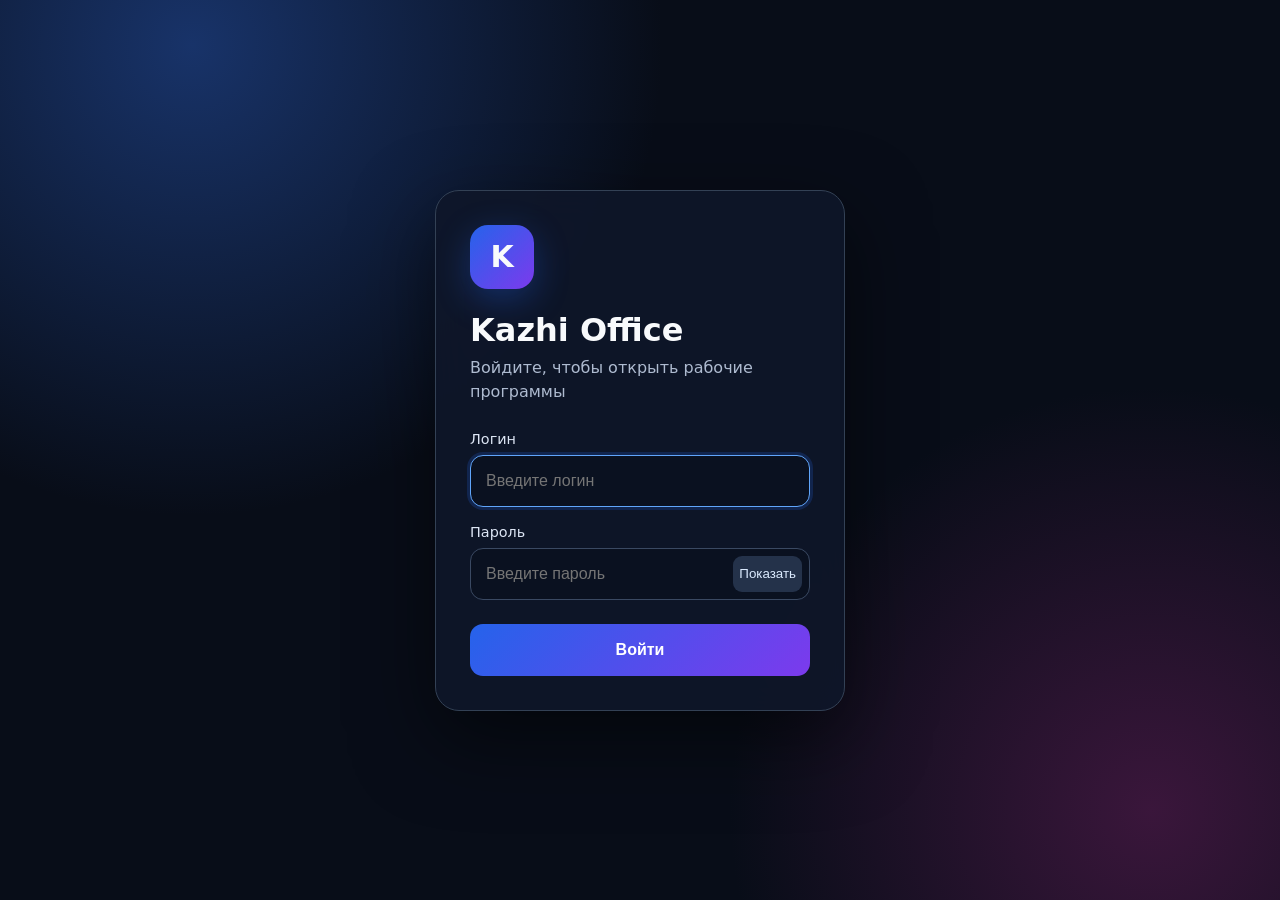
<file: index.html>
<!doctype html>
<html lang="ru">
<head>
  <meta charset="UTF-8">
  <meta name="viewport" content="width=device-width, initial-scale=1.0">
  <meta name="theme-color" content="#111827">
  <title>Kazhi Office 2026</title>
  <link rel="icon" type="image/svg+xml" href="data:image/svg+xml,%3Csvg xmlns='http://www.w3.org/2000/svg' viewBox='0 0 64 64'%3E%3Crect width='64' height='64' rx='15' fill='%23111827'/%3E%3Cpath d='M18 14h25l7 7v29H18z' fill='%232563eb'/%3E%3Cpath d='M43 14v9h9' fill='none' stroke='white' stroke-width='4'/%3E%3Ctext x='25' y='43' font-size='27' font-family='Arial' font-weight='700' fill='white'%3EK%3C/text%3E%3C/svg%3E">
  <link rel="stylesheet" href="style.css">
</head>
<body>
  <section class="login-screen" id="loginScreen">
    <form class="login-card" id="loginForm">
      <div class="brand-mark">K</div>
      <h1>Kazhi Office</h1>
      <p>Войдите, чтобы открыть рабочие программы</p>
      <label for="username">Логин</label>
      <input id="username" name="username" autocomplete="username" placeholder="Введите логин" required>
      <label for="password">Пароль</label>
      <div class="password-row">
        <input id="password" name="password" type="password" autocomplete="current-password" placeholder="Введите пароль" required>
        <button class="show-password" id="showPassword" type="button" aria-label="Показать пароль">Показать</button>
      </div>
      <div class="error" id="loginError" role="alert"></div>
      <button class="login-button" type="submit">Войти</button>
    </form>
  </section>

  <main class="office-screen" id="officeScreen" hidden>
    <header>
      <div class="brand"><span class="mini-mark">K</span><span>Kazhi Office 2026</span></div>
      <button class="logout" id="logoutButton" type="button">Выйти</button>
    </header>
    <section class="welcome">
      <p class="eyebrow">Мои программы</p>
      <h2>Добро пожаловать, Kazhi</h2>
      <p>Выберите приложение, с которым хотите работать.</p>
    </section>
    <section class="app-grid" aria-label="Программы">
      <a class="app-card word" href="apps/word/index.html">
        <span class="app-icon">W</span><span><strong>MyWord</strong><small>Документы и текст</small></span><b>Открыть →</b>
      </a>
      <a class="app-card excel" href="apps/excel/index.html">
        <span class="app-icon">X</span><span><strong>MyExcel</strong><small>Таблицы и расчёты</small></span><b>Открыть →</b>
      </a>
      <a class="app-card powerpoint" href="apps/powerpoint/index.html">
        <span class="app-icon">P</span><span><strong>MyPowerPoint</strong><small>Слайды и презентации</small></span><b>Открыть →</b>
      </a>
    </section>
  </main>
  <script src="script.js"></script>
</body>
</html>
</file>
<file: style.css>
:root{font-family:Inter,system-ui,-apple-system,"Segoe UI",sans-serif;color:#f8fafc;background:#080d18}*{box-sizing:border-box}body{margin:0;min-height:100vh;background:radial-gradient(circle at 15% 5%,#183369 0,transparent 34%),radial-gradient(circle at 90% 90%,#3a163b 0,transparent 30%),#080d18}.login-screen{min-height:100vh;display:grid;place-items:center;padding:24px}.login-card{width:min(100%,410px);padding:34px;border:1px solid #334155;border-radius:24px;background:rgba(15,23,42,.9);box-shadow:0 28px 80px #0008;backdrop-filter:blur(18px)}.brand-mark,.mini-mark{display:grid;place-items:center;background:linear-gradient(135deg,#2563eb,#7c3aed);font-weight:800;box-shadow:0 10px 35px #2563eb55}.brand-mark{width:64px;height:64px;border-radius:18px;font-size:30px}.login-card h1{font-size:2rem;margin:22px 0 7px}.login-card p,.welcome p{color:#aebbd0;margin:0 0 27px;line-height:1.5}.login-card label{display:block;font-size:.9rem;color:#dce5f4;margin:17px 0 8px}.login-card input{width:100%;min-height:52px;border:1px solid #3a4962;border-radius:13px;background:#0a1120;color:white;padding:0 15px;font-size:16px;outline:none}.login-card input:focus{border-color:#60a5fa;box-shadow:0 0 0 3px #2563eb33}.password-row{position:relative}.password-row input{padding-right:91px}.show-password{position:absolute;right:8px;top:8px;height:36px;border:0;border-radius:9px;background:#24324a;color:#dbeafe;cursor:pointer}.error{min-height:24px;padding-top:8px;color:#fca5a5;font-size:.9rem}.login-button{width:100%;min-height:52px;border:0;border-radius:13px;background:linear-gradient(135deg,#2563eb,#7c3aed);color:white;font-size:16px;font-weight:700;cursor:pointer}.office-screen{min-height:100vh}.office-screen[hidden],.login-screen[hidden]{display:none}header{height:72px;padding:0 clamp(20px,5vw,70px);display:flex;align-items:center;justify-content:space-between;border-bottom:1px solid #263248;background:#0b1220cc;backdrop-filter:blur(18px)}.brand{display:flex;align-items:center;gap:12px;font-weight:750}.mini-mark{width:38px;height:38px;border-radius:11px}.logout{border:1px solid #3b4860;border-radius:11px;background:#182235;color:#f8fafc;padding:10px 16px;font-size:14px;cursor:pointer}.welcome,.app-grid{width:min(1120px,calc(100% - 40px));margin-inline:auto}.welcome{padding:72px 0 30px}.eyebrow{margin:0 0 8px!important;text-transform:uppercase;letter-spacing:.12em;font-size:.78rem;color:#6ea8ff!important}.welcome h2{font-size:clamp(2rem,5vw,3.5rem);margin:0 0 10px}.app-grid{display:grid;grid-template-columns:repeat(3,1fr);gap:20px;padding-bottom:50px}.app-card{min-height:235px;padding:25px;display:flex;flex-direction:column;align-items:flex-start;text-decoration:none;color:white;border:1px solid #344159;border-radius:22px;background:linear-gradient(145deg,#151f31,#0f1727);transition:.2s transform,.2s border-color,.2s box-shadow}.app-card:hover{transform:translateY(-5px);border-color:#6b7d9f;box-shadow:0 22px 55px #0007}.app-icon{width:58px;height:58px;display:grid;place-items:center;border-radius:15px;font-size:27px;font-weight:800;margin-bottom:33px}.word .app-icon{background:#185abd}.excel .app-icon{background:#107c41}.powerpoint .app-icon{background:#c43e1c}.app-card strong{display:block;font-size:1.35rem;margin-bottom:7px}.app-card small{color:#9eadc3;font-size:.92rem}.app-card b{margin-top:auto;font-size:.88rem;color:#b8c8e7}@media(max-width:760px){.app-grid{grid-template-columns:1fr}.welcome{padding-top:45px}.app-card{min-height:190px}.login-card{padding:27px 22px}header{padding-inline:20px}}
</file>
